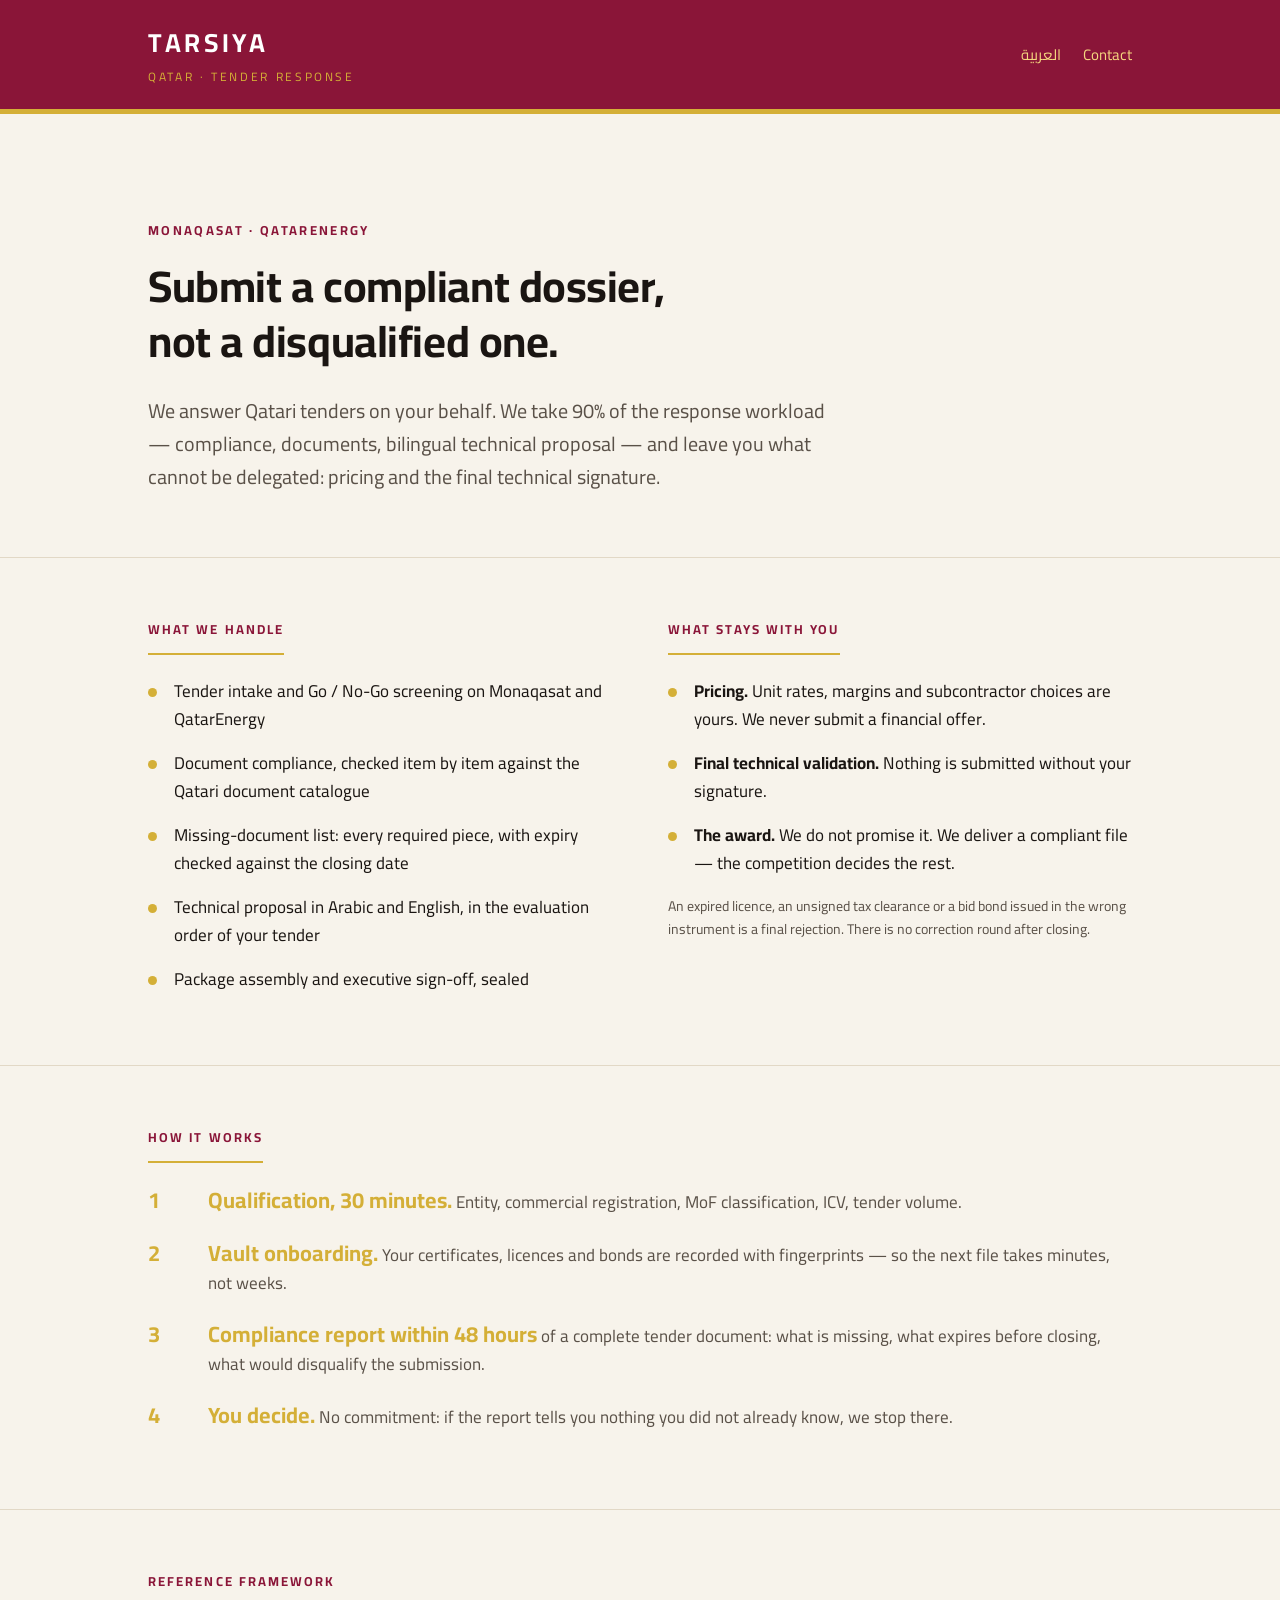
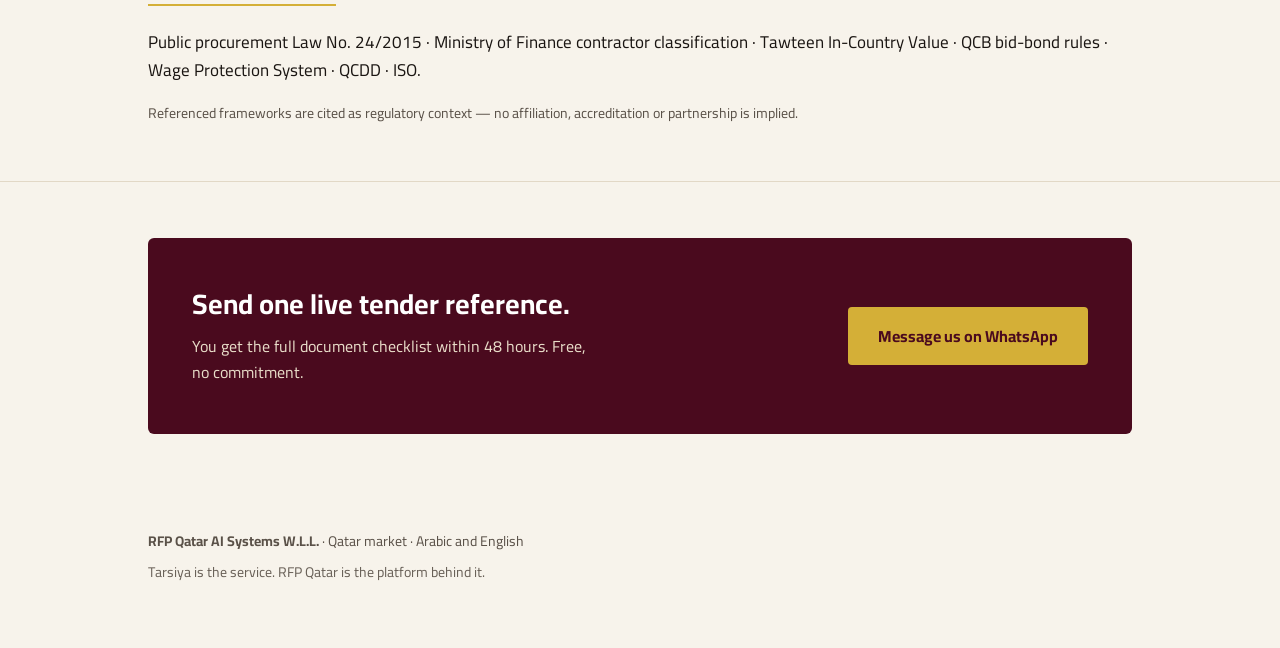
<file: index.html>
<!DOCTYPE html>
<html lang="en">
<head>
<meta charset="utf-8">
<meta name="viewport" content="width=device-width, initial-scale=1">
<title>Tarsiya — Tender response delegation for Qatar</title>
<meta name="description" content="We answer Qatari tenders on your behalf — Monaqasat and QatarEnergy. Compliance, documents and bilingual technical proposal. Pricing and final signature stay with you.">
<link rel="canonical" href="https://thebestsystem.github.io/">
<link rel="alternate" hreflang="en" href="https://thebestsystem.github.io/">
<link rel="alternate" hreflang="ar" href="https://thebestsystem.github.io/ar.html">
<link rel="alternate" hreflang="x-default" href="https://thebestsystem.github.io/">
<meta property="og:type" content="website">
<meta property="og:locale" content="en">
<meta property="og:locale:alternate" content="ar">
<meta property="og:url" content="https://thebestsystem.github.io/">
<meta property="og:title" content="Tarsiya — Submit a compliant dossier, not a disqualified one">
<meta property="og:description" content="Tender response delegation for Monaqasat and QatarEnergy. 90% of the workload absorbed. Pricing stays with you.">
<meta property="og:image" content="https://thebestsystem.github.io/og-image.png">
<meta property="og:image:width" content="1200">
<meta property="og:image:height" content="630">
<meta name="twitter:card" content="summary_large_image">
<link rel="preconnect" href="https://fonts.googleapis.com">
<link rel="preconnect" href="https://fonts.gstatic.com" crossorigin>
<link href="https://fonts.googleapis.com/css2?family=Cairo:wght@400;700&display=swap" rel="stylesheet">
<link rel="stylesheet" href="style.css">
<link rel="icon" href="favicon.svg" type="image/svg+xml">
</head>
<body>
<header>
  <div class="wrap">
    <a class="brand" href="/">TARSIYA<span>QATAR · TENDER RESPONSE</span></a>
    <nav><a href="ar.html" lang="ar" hreflang="ar">العربية</a><a href="#contact">Contact</a></nav>
  </div>
</header>

<div class="hero">
  <div class="wrap">
    <p class="kicker">Monaqasat · QatarEnergy</p>
    <h1>Submit a compliant dossier, not a disqualified one.</h1>
    <p>We answer Qatari tenders on your behalf. We take 90% of the response workload — compliance, documents, bilingual technical proposal — and leave you what cannot be delegated: pricing and the final technical signature.</p>
  </div>
</div>

<section>
  <div class="wrap grid">
    <div>
      <h2>What we handle</h2>
      <ul class="plain">
        <li>Tender intake and Go / No-Go screening on Monaqasat and QatarEnergy</li>
        <li>Document compliance, checked item by item against the Qatari document catalogue</li>
        <li>Missing-document list: every required piece, with expiry checked against the closing date</li>
        <li>Technical proposal in Arabic and English, in the evaluation order of your tender</li>
        <li>Package assembly and executive sign-off, sealed</li>
      </ul>
    </div>
    <div>
      <h2>What stays with you</h2>
      <ul class="plain">
        <li><b>Pricing.</b> Unit rates, margins and subcontractor choices are yours. We never submit a financial offer.</li>
        <li><b>Final technical validation.</b> Nothing is submitted without your signature.</li>
        <li><b>The award.</b> We do not promise it. We deliver a compliant file — the competition decides the rest.</li>
      </ul>
      <p class="note">An expired licence, an unsigned tax clearance or a bid bond issued in the wrong instrument is a final rejection. There is no correction round after closing.</p>
    </div>
  </div>
</section>

<section>
  <div class="wrap">
    <h2>How it works</h2>
    <div class="step"><b>1</b><p><b>Qualification, 30 minutes.</b> Entity, commercial registration, MoF classification, ICV, tender volume.</p></div>
    <div class="step"><b>2</b><p><b>Vault onboarding.</b> Your certificates, licences and bonds are recorded with fingerprints — so the next file takes minutes, not weeks.</p></div>
    <div class="step"><b>3</b><p><b>Compliance report within 48 hours</b> of a complete tender document: what is missing, what expires before closing, what would disqualify the submission.</p></div>
    <div class="step"><b>4</b><p><b>You decide.</b> No commitment: if the report tells you nothing you did not already know, we stop there.</p></div>
  </div>
</section>

<section>
  <div class="wrap">
    <h2>Reference framework</h2>
    <p>Public procurement Law No. 24/2015 · Ministry of Finance contractor classification · Tawteen In-Country Value · QCB bid-bond rules · Wage Protection System · QCDD · ISO.</p>
    <p class="note">Referenced frameworks are cited as regulatory context — no affiliation, accreditation or partnership is implied.</p>
  </div>
</section>

<div class="wrap">
  <div class="cta" id="contact">
    <div>
      <h3>Send one live tender reference.</h3>
      <p>You get the full document checklist within 48 hours. Free, no commitment.</p>
    </div>
    <a class="btn" href="https://wa.me/97433766903" rel="noopener">Message us on WhatsApp</a>
  </div>
</div>

<footer>
  <div class="wrap">
    <p><b>RFP Qatar AI Systems W.L.L.</b> · Qatar market · Arabic and English</p>
    <p class="fade">Tarsiya is the service. RFP Qatar is the platform behind it.</p>
  </div>
</footer>
</body>
</html>
</file>
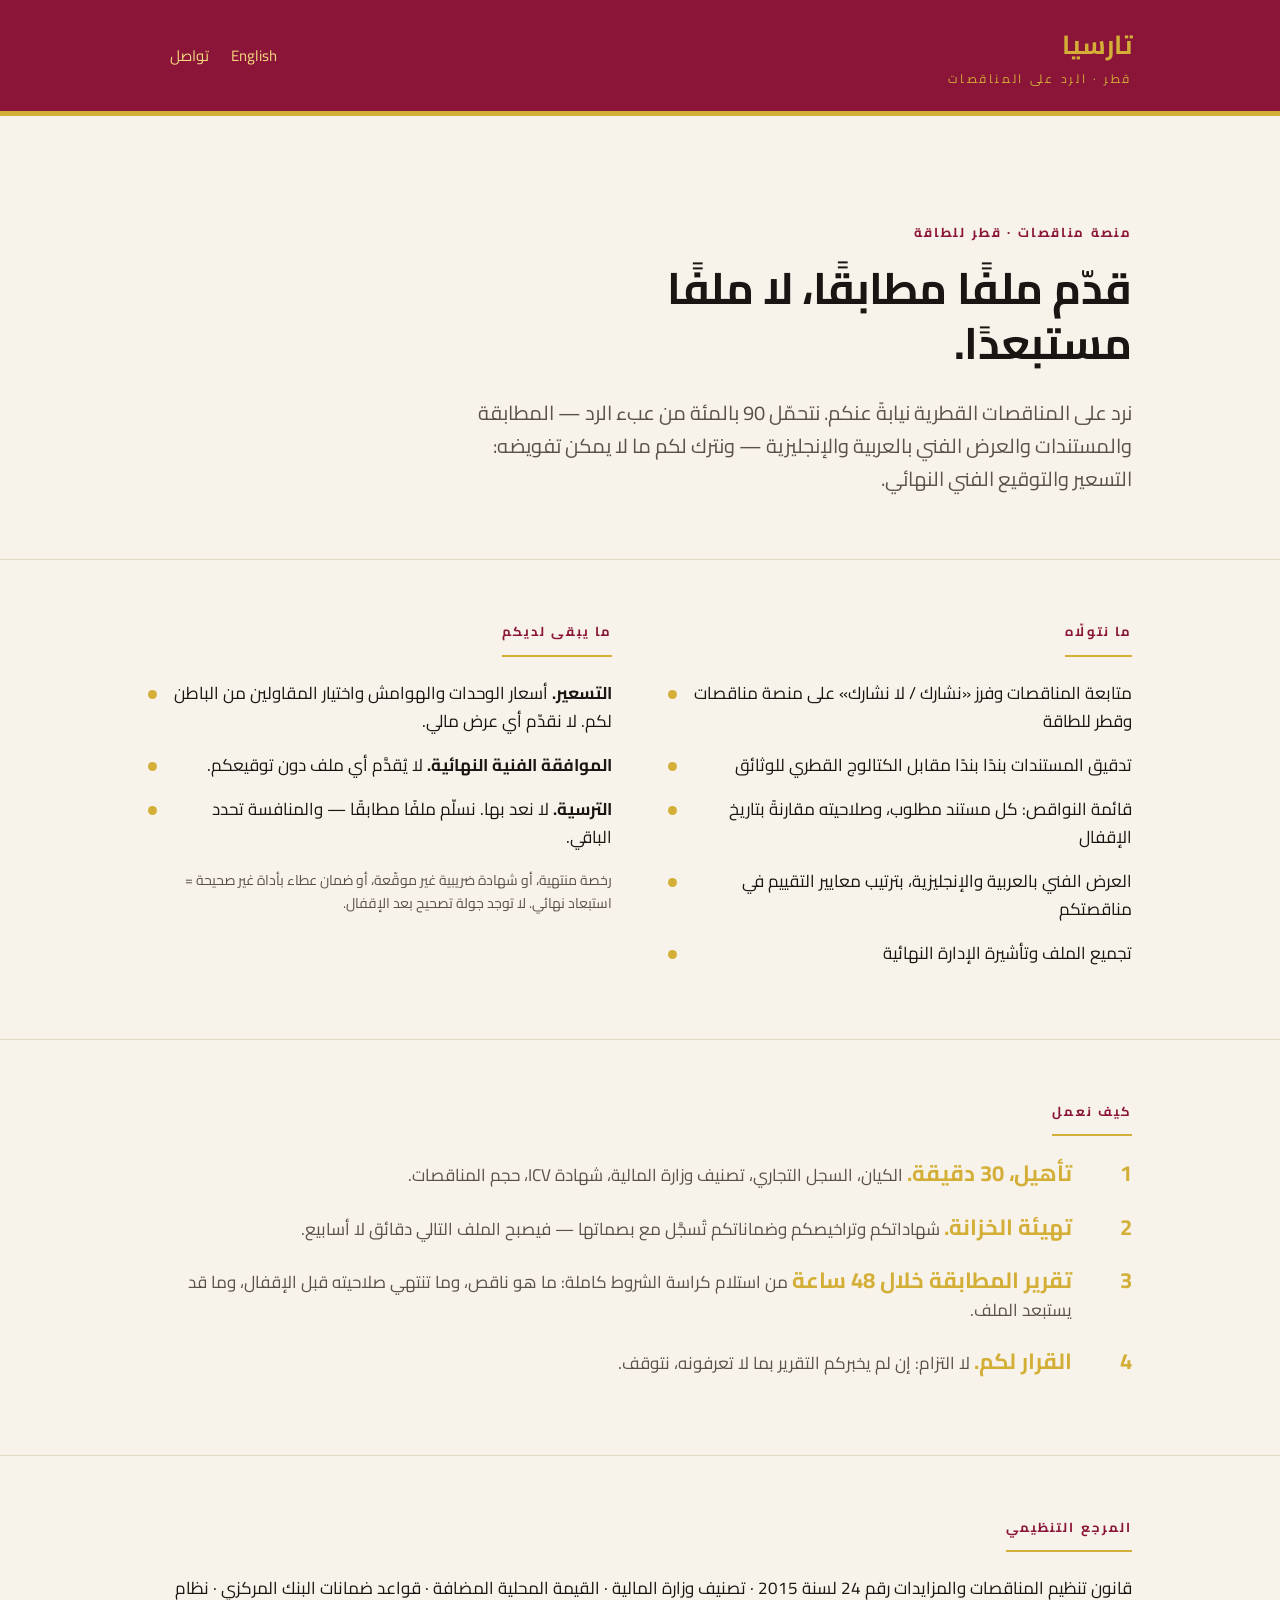
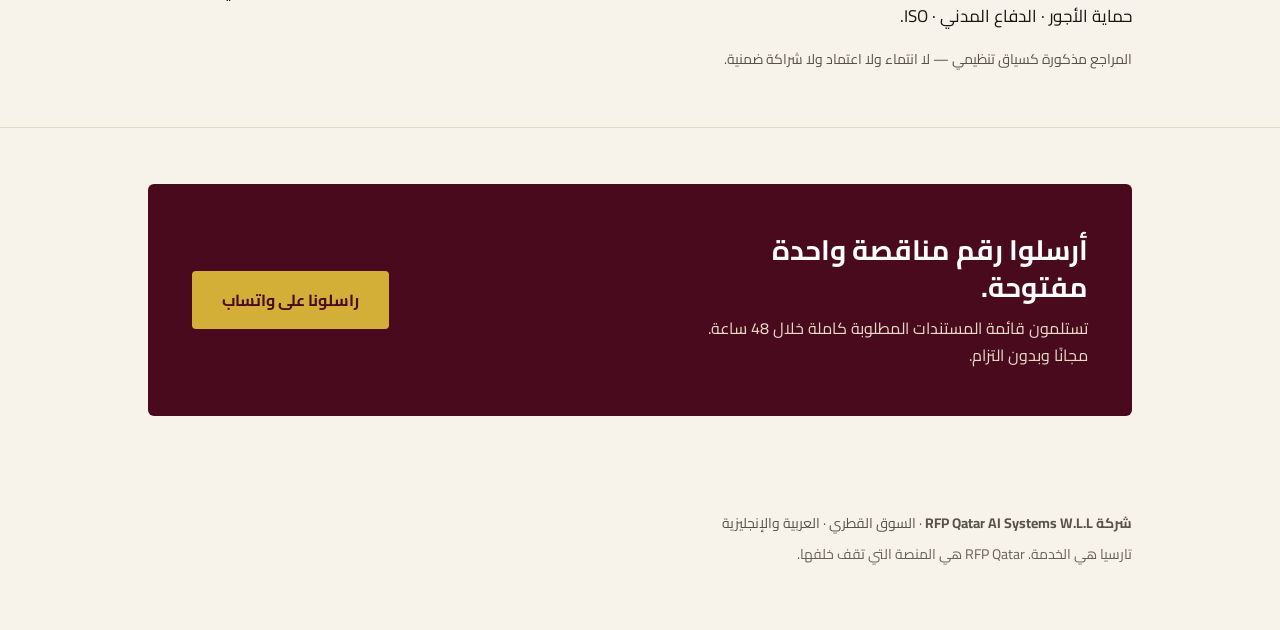
<file: ar.html>
<!DOCTYPE html>
<html lang="ar" dir="rtl">
<head>
<meta charset="utf-8">
<meta name="viewport" content="width=device-width, initial-scale=1">
<title>تارسيا — تفويض الرد على المناقصات في قطر</title>
<meta name="description" content="نرد على المناقصات القطرية نيابةً عنكم — منصة مناقصات وقطر للطاقة. المطابقة والمستندات والعرض الفني بالعربية والإنجليزية. التسعير والتوقيع النهائي يبقيان لديكم.">
<link rel="canonical" href="https://thebestsystem.github.io/ar.html">
<link rel="alternate" hreflang="en" href="https://thebestsystem.github.io/">
<link rel="alternate" hreflang="ar" href="https://thebestsystem.github.io/ar.html">
<link rel="alternate" hreflang="x-default" href="https://thebestsystem.github.io/">
<meta property="og:type" content="website">
<meta property="og:locale" content="ar">
<meta property="og:locale:alternate" content="en">
<meta property="og:url" content="https://thebestsystem.github.io/ar.html">
<meta property="og:title" content="تارسيا — قدّم ملفًا مطابقًا، لا ملفًا مستبعدًا">
<meta property="og:description" content="تفويض الرد على المناقصات: منصة مناقصات وقطر للطاقة. 90 بالمئة من عبء الرد. التسعير يبقى لديكم.">
<meta property="og:image" content="https://thebestsystem.github.io/og-image.png">
<meta property="og:image:width" content="1200">
<meta property="og:image:height" content="630">
<meta name="twitter:card" content="summary_large_image">
<link rel="preconnect" href="https://fonts.googleapis.com">
<link rel="preconnect" href="https://fonts.gstatic.com" crossorigin>
<link href="https://fonts.googleapis.com/css2?family=Cairo:wght@400;700&display=swap" rel="stylesheet">
<link rel="stylesheet" href="style.css">
<link rel="icon" href="favicon.svg" type="image/svg+xml">
</head>
<body>
<header>
  <div class="wrap">
    <a class="brand" href="ar.html"><span style="font-size:26px;letter-spacing:0;font-weight:700">تارسيا</span><span>قطر · الرد على المناقصات</span></a>
    <nav><a href="index.html" hreflang="en">English</a><a href="#contact">تواصل</a></nav>
  </div>
</header>

<div class="hero">
  <div class="wrap">
    <p class="kicker">منصة مناقصات · قطر للطاقة</p>
    <h1>قدّم ملفًا مطابقًا، لا ملفًا مستبعدًا.</h1>
    <p>نرد على المناقصات القطرية نيابةً عنكم. نتحمّل 90 بالمئة من عبء الرد — المطابقة والمستندات والعرض الفني بالعربية والإنجليزية — ونترك لكم ما لا يمكن تفويضه: التسعير والتوقيع الفني النهائي.</p>
  </div>
</div>

<section>
  <div class="wrap grid">
    <div>
      <h2>ما نتولّاه</h2>
      <ul class="plain">
        <li>متابعة المناقصات وفرز «نشارك / لا نشارك» على منصة مناقصات وقطر للطاقة</li>
        <li>تدقيق المستندات بندًا بندًا مقابل الكتالوج القطري للوثائق</li>
        <li>قائمة النواقص: كل مستند مطلوب، وصلاحيته مقارنةً بتاريخ الإقفال</li>
        <li>العرض الفني بالعربية والإنجليزية، بترتيب معايير التقييم في مناقصتكم</li>
        <li>تجميع الملف وتأشيرة الإدارة النهائية</li>
      </ul>
    </div>
    <div>
      <h2>ما يبقى لديكم</h2>
      <ul class="plain">
        <li><b>التسعير.</b> أسعار الوحدات والهوامش واختيار المقاولين من الباطن لكم. لا نقدّم أي عرض مالي.</li>
        <li><b>الموافقة الفنية النهائية.</b> لا يُقدَّم أي ملف دون توقيعكم.</li>
        <li><b>الترسية.</b> لا نعد بها. نسلّم ملفًا مطابقًا — والمنافسة تحدد الباقي.</li>
      </ul>
      <p class="note">رخصة منتهية، أو شهادة ضريبية غير موقّعة، أو ضمان عطاء بأداة غير صحيحة = استبعاد نهائي. لا توجد جولة تصحيح بعد الإقفال.</p>
    </div>
  </div>
</section>

<section>
  <div class="wrap">
    <h2>كيف نعمل</h2>
    <div class="step"><b>1</b><p><b>تأهيل، 30 دقيقة.</b> الكيان، السجل التجاري، تصنيف وزارة المالية، شهادة ICV، حجم المناقصات.</p></div>
    <div class="step"><b>2</b><p><b>تهيئة الخزانة.</b> شهاداتكم وتراخيصكم وضماناتكم تُسجَّل مع بصماتها — فيصبح الملف التالي دقائق لا أسابيع.</p></div>
    <div class="step"><b>3</b><p><b>تقرير المطابقة خلال 48 ساعة</b> من استلام كراسة الشروط كاملة: ما هو ناقص، وما تنتهي صلاحيته قبل الإقفال، وما قد يستبعد الملف.</p></div>
    <div class="step"><b>4</b><p><b>القرار لكم.</b> لا التزام: إن لم يخبركم التقرير بما لا تعرفونه، نتوقف.</p></div>
  </div>
</section>

<section>
  <div class="wrap">
    <h2>المرجع التنظيمي</h2>
    <p>قانون تنظيم المناقصات والمزايدات رقم 24 لسنة 2015 · تصنيف وزارة المالية · القيمة المحلية المضافة · قواعد ضمانات البنك المركزي · نظام حماية الأجور · الدفاع المدني · ISO.</p>
    <p class="note">المراجع مذكورة كسياق تنظيمي — لا انتماء ولا اعتماد ولا شراكة ضمنية.</p>
  </div>
</section>

<div class="wrap">
  <div class="cta" id="contact">
    <div>
      <h3>أرسلوا رقم مناقصة واحدة مفتوحة.</h3>
      <p>تستلمون قائمة المستندات المطلوبة كاملة خلال 48 ساعة. مجانًا وبدون التزام.</p>
    </div>
    <a class="btn" href="https://wa.me/97433766903" rel="noopener">راسلونا على واتساب</a>
  </div>
</div>

<footer>
  <div class="wrap">
    <p><b>شركة RFP Qatar AI Systems W.L.L</b> · السوق القطري · العربية والإنجليزية</p>
    <p class="fade">تارسيا هي الخدمة. RFP Qatar هي المنصة التي تقف خلفها.</p>
  </div>
</footer>
</body>
</html>
</file>
<file: style.css>
:root{--marsala:#8A1538;--deep:#4A0A1E;--gold:#D4AF37;--cream:#F7F3EB;--ink:#1A1512;--grey:#5A5148;--line:#E2D8C6}
*{margin:0;padding:0;box-sizing:border-box}
html{-webkit-text-size-adjust:100%}
body{font-family:Cairo,Inter,system-ui,-apple-system,"Segoe UI",sans-serif;background:var(--cream);color:var(--ink);line-height:1.65;font-size:17px}
.wrap{max-width:1040px;margin:0 auto;padding:0 28px}
a{color:var(--marsala)}
header{background:var(--marsala);color:#fff;border-bottom:5px solid var(--gold)}
header .wrap{display:flex;align-items:center;justify-content:space-between;padding-top:22px;padding-bottom:22px;gap:16px;flex-wrap:wrap}
.brand{font-size:26px;font-weight:700;letter-spacing:.14em;text-decoration:none;color:#fff}
.brand span{display:block;font-size:12px;letter-spacing:.22em;font-weight:400;color:var(--gold);margin-top:2px}
nav a{color:#F5D77F;text-decoration:none;font-size:15px;margin-left:22px;border-bottom:1px solid transparent}
nav a:hover{border-bottom-color:var(--gold)}
.hero{padding:80px 0 64px;border-bottom:1px solid var(--line)}
.hero .kicker{font-size:13px;letter-spacing:.18em;text-transform:uppercase;color:var(--marsala);font-weight:700;margin-bottom:18px}
h1{font-size:44px;line-height:1.24;font-weight:700;max-width:22ch;letter-spacing:-.01em}
.hero p{margin-top:26px;font-size:20px;color:var(--grey);max-width:62ch}
h2{font-size:13px;letter-spacing:.16em;text-transform:uppercase;color:var(--marsala);font-weight:700;margin-bottom:22px;padding-bottom:12px;border-bottom:2px solid var(--gold);display:inline-block}
section{padding:56px 0;border-bottom:1px solid var(--line)}
.grid{display:grid;grid-template-columns:1fr 1fr;gap:56px}
ul.plain{list-style:none}
ul.plain li{position:relative;padding:0 0 0 26px;margin-bottom:16px;color:var(--ink)}
ul.plain li:before{content:"";position:absolute;left:0;top:11px;width:9px;height:9px;background:var(--gold);border-radius:50%}
.step{display:grid;grid-template-columns:44px 1fr;gap:16px;margin-bottom:22px}
.step b{color:var(--gold);font-size:22px;font-weight:700;line-height:1.4}
.step p{color:var(--grey);margin:0}
.note{font-size:14px;color:var(--grey);margin-top:18px}
.cta{background:var(--deep);color:#fff;border-radius:6px;padding:48px 44px;display:flex;align-items:center;justify-content:space-between;gap:32px;flex-wrap:wrap;margin:56px 0}
.cta h3{font-size:28px;font-weight:700;max-width:24ch;line-height:1.3}
.cta p{color:#E8DCC8;margin-top:10px;font-size:16px;max-width:44ch}
.btn{background:var(--gold);color:var(--deep);padding:16px 30px;border-radius:4px;text-decoration:none;font-weight:700;font-size:16px;white-space:nowrap;display:inline-block}
.btn:hover{background:#E5C255}
footer{padding:40px 0 56px;font-size:14px;color:var(--grey)}
footer p{margin-bottom:8px}
.fade{opacity:.9}
@media(max-width:760px){
 h1{font-size:32px}.hero{padding:52px 0 44px}.grid{grid-template-columns:1fr;gap:36px}
 .cta{padding:34px 26px}h2{display:block}nav a{margin:0 18px 0 0}
}
</file>
